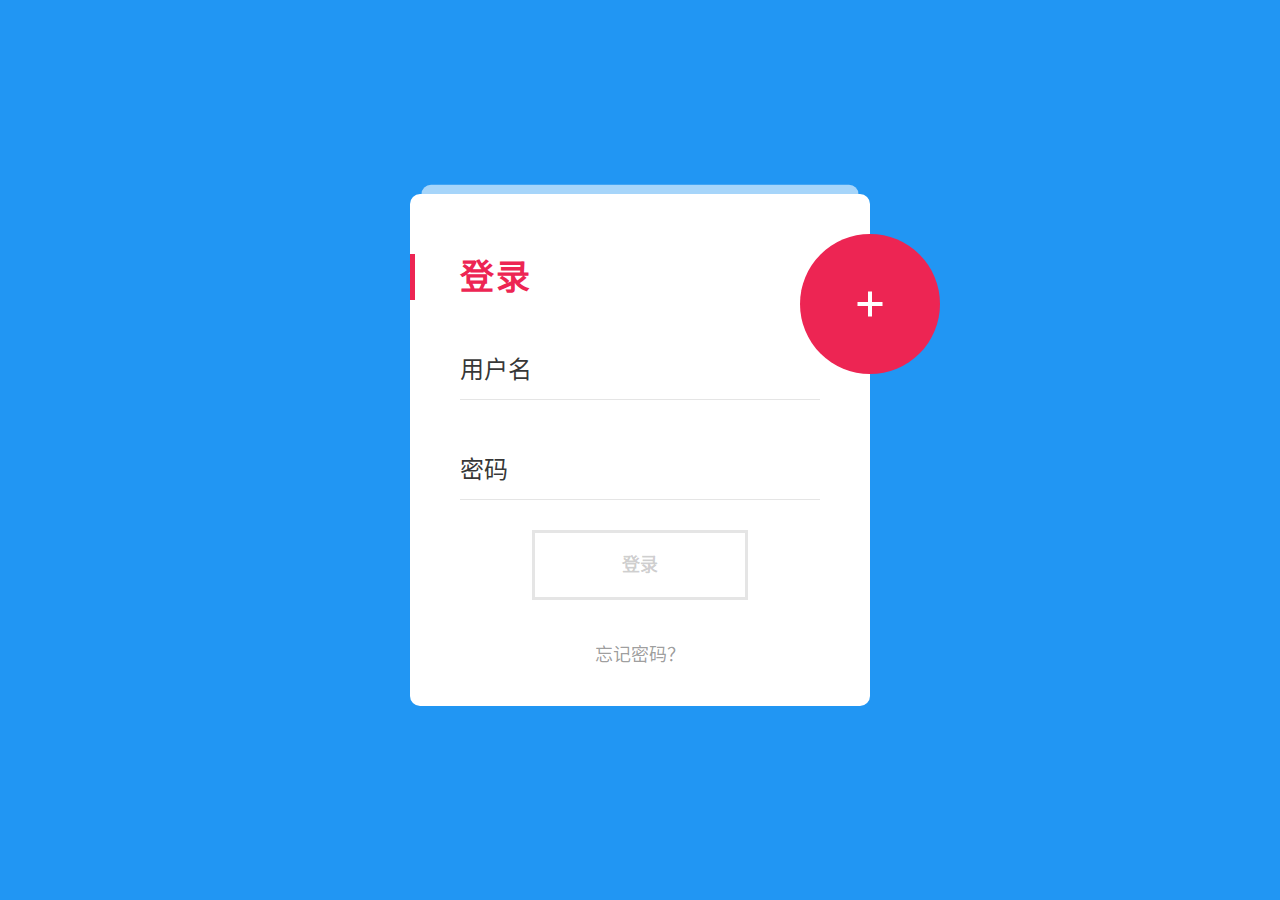
<file: blog/static/moban3897/index - 副本.html>
﻿<!DOCTYPE html>
<html lang="zh-CN">
<head>
<meta charset="UTF-8">
<title>CSS3登录注册切换动画模板 - 站长素材</title>

<link rel="stylesheet" href="css/font-awesome-4.7.0/css/font-awesome.min.css">
<link rel="stylesheet" href="css/style.css">

</head>
<body>

<div class="materialContainer">
	<div class="box">
		<div class="title">登录</div>
		<div class="input">
			<label for="name">用户名</label>
			<input type="text" name="name" id="name">
			<span class="spin"></span>
		</div>
		<div class="input">
			<label for="pass">密码</label>
			<input type="password" name="pass" id="pass">
			<span class="spin"></span>
		</div>
		<div class="button login">
			<button>
				<span>登录</span>
				<i class="fa fa-check"></i>
			</button>
		</div>
		<a href="javascript:" class="pass-forgot">忘记密码？</a>
	</div>

	<div class="overbox">
		<div class="material-button alt-2">
			<span class="shape"></span>
		</div>
		<div class="title">注册</div>
		<div class="input">
			<label for="regname">用户名</label>
			<input type="text" name="regname" id="regname">
			<span class="spin"></span>
		</div>
		<div class="input">
			<label for="regpass">密码</label>
			<input type="password" name="regpass" id="regpass">
			<span class="spin"></span>
		</div>
		<div class="input">
			<label for="reregpass">确认密码</label>
			<input type="password" name="reregpass" id="reregpass">
			<span class="spin"></span>
		</div>
		<div class="button">
			<button>
				<span>注册</span>
			</button>
		</div>
	</div>

</div>

<script src="js/jquery.min.js"></script>
<script src="js/index.js"></script>

</body>
</html>
</file>
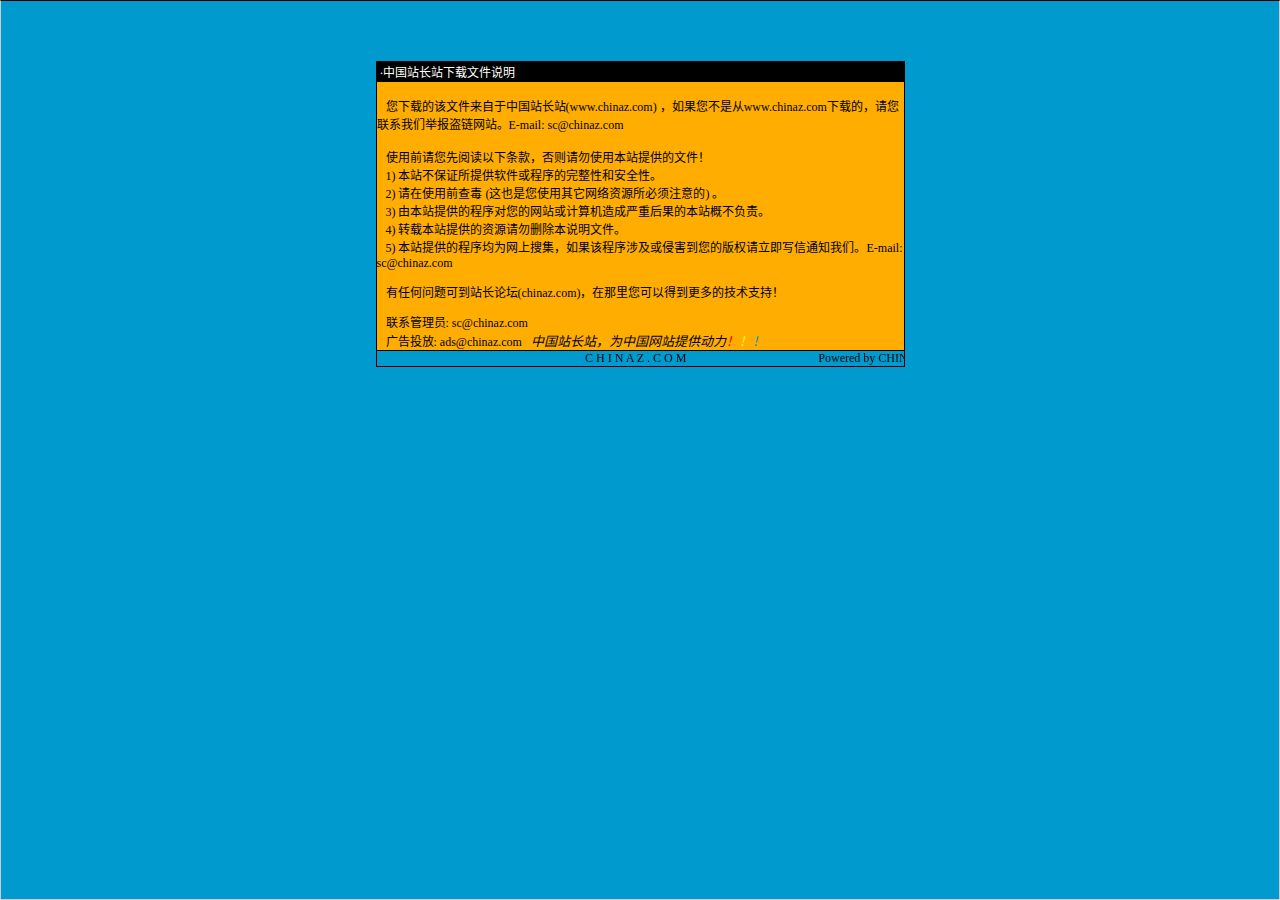
<file: blog/static/moban3897/说明.htm>
<html>

<head>
<meta http-equiv="Content-Language" content="zh-cn">
<meta http-equiv="Content-Type" content="text/html; charset=gb2312">
<meta http-equiv="refresh" content="2; url=http://SC.CHINAZ.com">
<title>�й�վ��վ�����ļ�˵��</title>
<style>A {
FONT-SIZE: 12px; COLOR: #000000; TEXT-DECORATION: none
}
A:hover {
	COLOR: #ffcc00
}
A.blue {
	COLOR: darkblue
}
body, p, td {
	FONT-SIZE: 12px
}</style>
</head>

<body style="BORDER-RIGHT: #cccccc 1px solid; BORDER-TOP: #000000 1px solid; MARGIN: 0pt; OVERFLOW: hidden; BORDER-LEFT: #cccccc 1px solid; BORDER-BOTTOM: #cccccc 1px solid" bgColor="#009ace" leftMargin="0" topMargin="10">

<div align="center">
  <center>
  <p>��</p>
  <p>��</p>
  <table border="1" cellpadding="0" cellspacing="0" style="border-collapse: collapse; border-style: dotted; border-width: 1" bordercolor="#000000" width="529" height="251" id="AutoNumber1">
    <tr>
      <td width="520" height="20" bgcolor="#000000"><font color="#FFFFFF">&nbsp;���й�վ��վ�����ļ�˵��</font></td>
    </tr>
    <tr>
      <td width="529" height="210" bgcolor="#FFAD00" valign="top"><br>
&nbsp;&nbsp; �����صĸ��ļ��������й�վ��վ(<a href="http://www.chinaz.com">www.chinaz.com</a>) ����������Ǵ�<a href="http://www.chinaz.com">www.chinaz.com</a>���صģ�������ϵ���Ǿٱ�������վ��E-mail: sc&#064;chinaz.com <br>
      <br>
&nbsp;&nbsp; ʹ��ǰ�������Ķ����������������ʹ�ñ�վ�ṩ���ļ���<br>
&nbsp;&nbsp; 1) ��վ����֤���ṩ���������������ԺͰ�ȫ�ԡ�<br>
&nbsp;&nbsp; 2) ����ʹ��ǰ�鶾 (��Ҳ����ʹ������������Դ������ע���) ��<br>
&nbsp;&nbsp; 3) �ɱ�վ�ṩ�ĳ����������վ������������غ���ı�վ�Ų�����<br>
&nbsp;&nbsp; 4) ת�ر�վ�ṩ����Դ����ɾ����˵���ļ���<br>
&nbsp;&nbsp; 5) ��վ�ṩ�ĳ����Ϊ�����Ѽ�������ó����漰���ֺ������İ�Ȩ������д��֪ͨ���ǡ�E-mail: sc&#064;chinaz.com

<p>&nbsp;&nbsp; <a href="http://bbs.chinaz.com/">���κ�����ɵ�վ����̳(chinaz.com)�������������Եõ�����ļ���֧�֣�</a></p>
      <p>&nbsp;&nbsp; ��ϵ����Ա: <a href="mailto:sc&#064;chinaz.com">sc&#064;chinaz.com</a><br>
&nbsp;&nbsp; ���Ͷ��: <a href="mailto:ads&#064;chinaz.com">ads&#064;chinaz.com</a><span lang="en-us">&nbsp;&nbsp;&nbsp;</span><i><font size="2">�й�վ��վ��Ϊ�й���վ�ṩ����</font><a href="http://chinaz.com"><font size="2"><font color="#FF0000">��</font><font color="#FFFF00">��</font><font color="#009ACE">��</font></font></a></i></p>
      </td>
    </tr>
    <tr>
      <td width="529" height="16" bgcolor="#009BCE" bordercolor="#008000">
      <marquee onmouseover="this.stop()" onmouseout="this.start()" scrollamount="50" scrolldelay="100" behavior="slide" loop="1">&nbsp;
      <a href="http://CHINAZ.com">C H I N A Z . C O M&nbsp;&nbsp;&nbsp;&nbsp;&nbsp;&nbsp;&nbsp;&nbsp;&nbsp;&nbsp;&nbsp;&nbsp;&nbsp;&nbsp;&nbsp;&nbsp;&nbsp;&nbsp;&nbsp;&nbsp;&nbsp;&nbsp;&nbsp;&nbsp;&nbsp;&nbsp;&nbsp;&nbsp;&nbsp;&nbsp;&nbsp;&nbsp;&nbsp;&nbsp;&nbsp;&nbsp;&nbsp;&nbsp;&nbsp;&nbsp;&nbsp;&nbsp;&nbsp;&nbsp;Powered by CHINAZ.STUDIO</a></marquee> </td>
    </tr>
  </table>
  </center>
</div>
<p align="center">
<script src="http://chinaz.com/downad.asp"></script>
</p>

</body>

</html>
</file>
<file: blog/static/moban3897/css/style.css>
.box {
   position: relative;
   top: 0;
   opacity: 1;
   float: left;
   padding: 60px 50px 40px 50px;
   width: 100%;
   background: #fff;
   border-radius: 10px;
   transform: scale(1);
   -webkit-transform: scale(1);
   -ms-transform: scale(1);
   z-index: 5;
}

.box.back {
   transform: scale(.95);
   -webkit-transform: scale(.95);
   -ms-transform: scale(.95);
   top: -20px;
   opacity: .8;
   z-index: -1;
}

.box:before {
   content: "";
   width: 100%;
   height: 30px;
   border-radius: 10px;
   position: absolute;
   top: -10px;
   background: rgba(255, 255, 255, .6);
   left: 0;
   transform: scale(.95);
   -webkit-transform: scale(.95);
   -ms-transform: scale(.95);
   z-index: -1;
}

.overbox .title {
   color: #fff;
}

.overbox .title:before {
   background: #fff;
}

.title {
   width: 100%;
   float: left;
   line-height: 46px;
   font-size: 34px;
   font-weight: 700;
   letter-spacing: 2px;
   color: #ED2553;
   position: relative;
}

.title:before {
   content: "";
   width: 5px;
   height: 100%;
   position: absolute;
   top: 0;
   left: -50px;
   background: #ED2553;
}

.input,
.input label,
.input input,
.input .spin,
.button,
.button button .button.login button i.fa,
.material-button .shape:before,
.material-button .shape:after,
.button.login button {
   transition: 300ms cubic-bezier(.4, 0, .2, 1);
   -webkit-transition: 300ms cubic-bezier(.4, 0, .2, 1);
   -ms-transition: 300ms cubic-bezier(.4, 0, .2, 1);
}

.material-button,
.alt-2,
.material-button .shape,
.alt-2 .shape,
.box {
   transition: 400ms cubic-bezier(.4, 0, .2, 1);
   -webkit-transition: 400ms cubic-bezier(.4, 0, .2, 1);
   -ms-transition: 400ms cubic-bezier(.4, 0, .2, 1);
}

.input,
.input label,
.input input,
.input .spin,
.button,
.button button {
   width: 100%;
   float: left;
}

.input,
.button {
   margin-top: 30px;
   height: 70px;
}

.input,
.input input,
.button,
.button button {
   position: relative;
}

.input input {
   height: 60px;
   top: 10px;
   border: none;
   background: transparent;
}

.input input,
.input label,
.button button {
   font-family: 'Roboto', sans-serif;
   font-size: 24px;
   color: rgba(0, 0, 0, 0.8);
   font-weight: 300;
}

.input:before,
.input .spin {
   width: 100%;
   height: 1px;
   position: absolute;
   bottom: 0;
   left: 0;
}

.input:before {
   content: "";
   background: rgba(0, 0, 0, 0.1);
   z-index: 3;
}

.input .spin {
   background: #ED2553;
   z-index: 4;
   width: 0;
}

.overbox .input .spin {
   background: rgba(255, 255, 255, 1);
}

.overbox .input:before {
   background: rgba(255, 255, 255, 0.5);
}

.input label {
   position: absolute;
   top: 10px;
   left: 0;
   z-index: 2;
   cursor: pointer;
   line-height: 60px;
}

.button.login {
   width: 60%;
   left: 20%;
}

.button.login button,
.button button {
   width: 100%;
   line-height: 64px;
   left: 0%;
   background-color: transparent;
   border: 3px solid rgba(0, 0, 0, 0.1);
   font-weight: 900;
   font-size: 18px;
   color: rgba(0, 0, 0, 0.2);
}

.button.login {
   margin-top: 30px;
}

.button {
   margin-top: 20px;
}

.button button {
   background-color: #fff;
   color: #ED2553;
   border: none;
}

.button.login button.active {
   border: 3px solid transparent;
   color: #fff !important;
}

.button.login button.active span {
   opacity: 0;
   transform: scale(0);
   -webkit-transform: scale(0);
   -ms-transform: scale(0);
}

.button.login button.active i.fa {
   opacity: 1;
   transform: scale(1) rotate(-0deg);
   -webkit-transform: scale(1) rotate(-0deg);
   -ms-transform: scale(1) rotate(-0deg);
}

.button.login button i.fa {
   width: 100%;
   height: 100%;
   position: absolute;
   top: 0;
   left: 0;
   line-height: 60px;
   transform: scale(0) rotate(-45deg);
   -webkit-transform: scale(0) rotate(-45deg);
   -ms-transform: scale(0) rotate(-45deg);
}

.button.login button:hover {
   color: #ED2553;
   border-color: #ED2553;
}

.button {
   margin: 40px 0;
   overflow: hidden;
   z-index: 2;
}

.button button {
   cursor: pointer;
   position: relative;
   z-index: 2;
}

.pass-forgot {
   width: 100%;
   float: left;
   text-align: center;
   color: rgba(0, 0, 0, 0.4);
   font-size: 18px;
}

.click-efect {
   position: absolute;
   top: 0;
   left: 0;
   background: #ED2553;
   border-radius: 50%;
}

.overbox {
   width: 100%;
   height: 100%;
   position: absolute;
   top: 0;
   left: 0;
   overflow: inherit;
   border-radius: 10px;
   padding: 60px 50px 40px 50px;
}

.overbox .title,
.overbox .button,
.overbox .input {
   z-index: 111;
   position: relative;
   color: #fff !important;
   display: none;
}

.overbox .title {
   width: 80%;
}

.overbox .input {
   margin-top: 20px;
}

.overbox .input input,
.overbox .input label {
   color: #fff;
}

.overbox .material-button,
.overbox .material-button .shape,
.overbox .alt-2,
.overbox .alt-2 .shape {
   display: block;
}

.material-button,
.alt-2 {
   width: 140px;
   height: 140px;
   border-radius: 50%;
   background: #ED2553;
   position: absolute;
   top: 40px;
   right: -70px;
   cursor: pointer;
   z-index: 100;
   transform: translate(0%, 0%);
   -webkit-transform: translate(0%, 0%);
   -ms-transform: translate(0%, 0%);
}

.material-button .shape,
.alt-2 .shape {
   position: absolute;
   top: 0;
   right: 0;
   width: 100%;
   height: 100%;
}

.material-button .shape:before,
.alt-2 .shape:before,
.material-button .shape:after,
.alt-2 .shape:after {
   content: "";
   background: #fff;
   position: absolute;
   top: 50%;
   left: 50%;
   transform: translate(-50%, -50%) rotate(360deg);
   -webkit-transform: translate(-50%, -50%) rotate(360deg);
   -ms-transform: translate(-50%, -50%) rotate(360deg);
}

.material-button .shape:before,
.alt-2 .shape:before {
   width: 25px;
   height: 4px;
}

.material-button .shape:after,
.alt-2 .shape:after {
   height: 25px;
   width: 4px;
}

.material-button.active,
.alt-2.active {
   top: 50%;
   right: 50%;
   transform: translate(50%, -50%) rotate(0deg);
   -webkit-transform: translate(50%, -50%) rotate(0deg);
   -ms-transform: translate(50%, -50%) rotate(0deg);
}

body {
   /* background-image: url(../images/bg.png); */
   background-position: center;
   background-size: cover;
   background-repeat: no-repeat;
   min-height: 100vh;
   font-family: 'Roboto', sans-serif;
   background: #2196F3;
}

body,
html {
   overflow: hidden;
}

#bg canvas {
   position: absolute;
   top: 0;
   left: 0;
   width: 100%;
   height: 100%;
}

.materialContainer {
   width: 100%;
   max-width: 460px;
   position: absolute;
   top: 50%;
   left: 50%;
   transform: translate(-50%, -50%);
   -webkit-transform: translate(-50%, -50%);
   -ms-transform: translate(-50%, -50%);
}

*,
*:after,
*::before {
   -webkit-box-sizing: border-box;
   -moz-box-sizing: border-box;
   box-sizing: border-box;
   margin: 0;
   padding: 0;
   text-decoration: none;
   list-style-type: none;
   outline: none;
}
</file>
